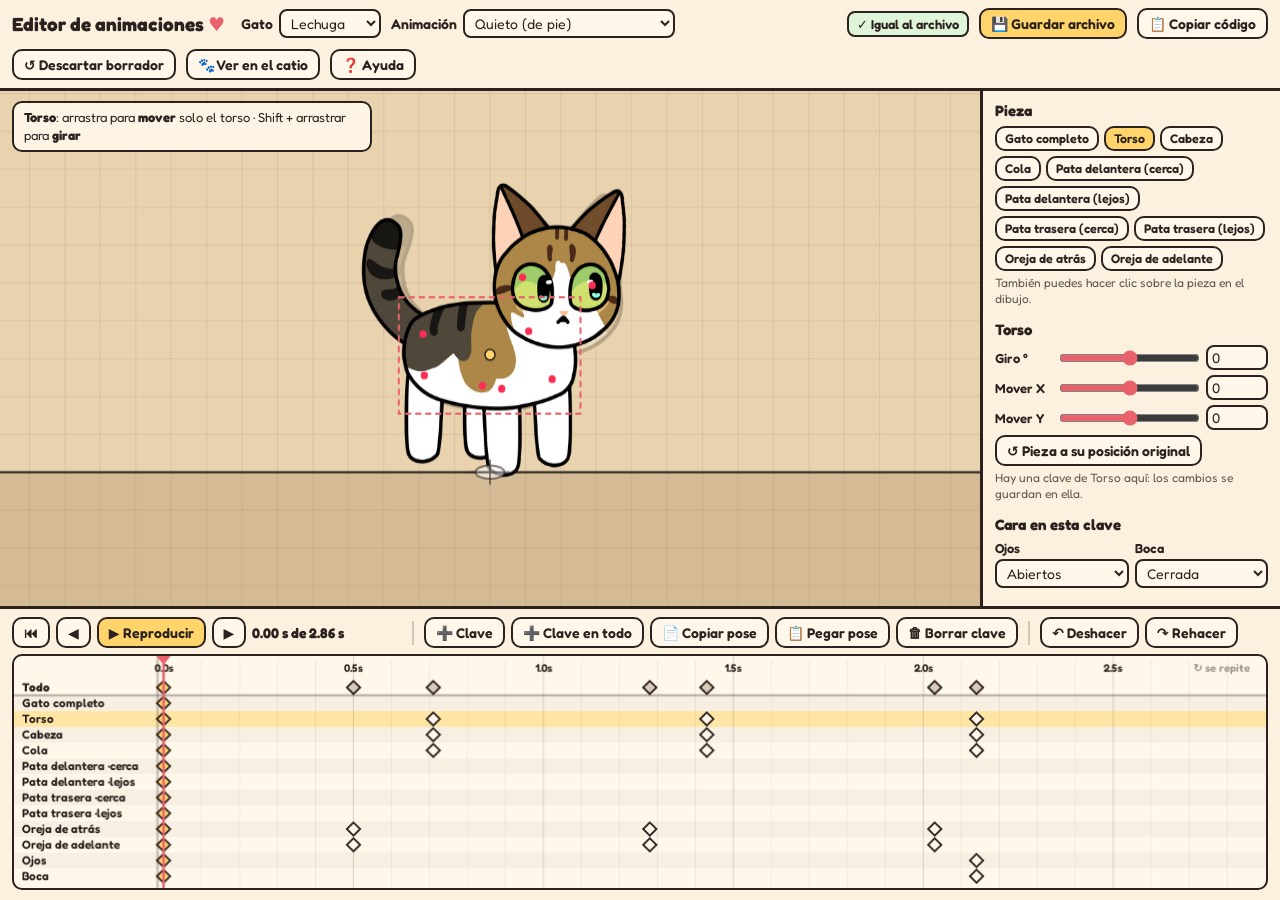
<file: editor.html>
<!DOCTYPE html>
<html lang="es">
<head>
<meta charset="UTF-8">
<meta name="viewport" content="width=device-width, initial-scale=1.0">
<title>Amour House · Editor de animaciones</title>
<link rel="preconnect" href="https://fonts.googleapis.com">
<link href="https://fonts.googleapis.com/css2?family=Fredoka:wght@400;500;600;700&display=swap" rel="stylesheet">
<style>
  :root{ --ink:#2b211e; --paper:#fbf1de; --paper2:#fff8ea; --gold:#ffd56b; --red:#e8616b; --bg:#e9d3ae; }
  *{box-sizing:border-box;margin:0;padding:0}
  html,body{height:100%;font-family:'Fredoka',system-ui,sans-serif;color:var(--ink);background:var(--bg);overflow:hidden;-webkit-user-select:none;user-select:none}
  body{display:grid;grid-template-rows:auto 1fr auto;height:100vh}
  button,select,input{font-family:inherit;font-size:14px;color:var(--ink)}
  button{background:var(--paper2);border:2.5px solid var(--ink);border-radius:10px;padding:5px 10px;cursor:pointer;font-weight:600;white-space:nowrap}
  button:hover{background:#fff}
  button:active{transform:translateY(1px)}
  button.prim{background:var(--gold)}
  select,input[type=number]{background:var(--paper2);border:2px solid var(--ink);border-radius:8px;padding:3px 6px}

  header{display:flex;align-items:center;gap:10px;padding:8px 12px;background:var(--paper);border-bottom:3px solid var(--ink);flex-wrap:wrap}
  header h1{font-size:19px;margin-right:6px}
  header h1 span{color:var(--red)}
  header label{font-size:14px;font-weight:600;display:flex;align-items:center;gap:6px}
  #estado{font-size:13px;font-weight:600;padding:3px 8px;border-radius:8px;border:2px solid var(--ink);background:#fff}
  #estado.sucio{background:#ffe0e0}
  #estado.ok{background:#dff5d8}
  .grow{flex:1}

  main{display:grid;grid-template-columns:1fr 300px;min-height:0}
  #vista{position:relative;min-height:0;overflow:hidden}
  #cv{display:block;width:100%;height:100%;cursor:grab}
  #cv.arrastrando{cursor:grabbing}
  #info{position:absolute;left:12px;top:10px;background:rgba(255,248,234,.92);border:2px solid var(--ink);border-radius:10px;padding:6px 10px;font-size:13px;line-height:1.35;max-width:360px;pointer-events:none}
  #info b{font-weight:700}

  aside{background:var(--paper);border-left:3px solid var(--ink);overflow:auto;padding:10px 12px}
  aside section{margin-bottom:14px}
  aside h3{font-size:15px;margin-bottom:6px}
  #listaPiezas{display:flex;flex-wrap:wrap;gap:5px}
  #listaPiezas button{font-size:12.5px;padding:3px 8px;border-width:2px}
  #listaPiezas button.sel{background:var(--gold)}
  .fila{display:grid;grid-template-columns:58px 1fr 62px;align-items:center;gap:6px;margin:5px 0;font-size:13px;font-weight:600}
  .fila input[type=range]{width:100%;accent-color:#e8616b}
  .fila input[type=number]{width:62px;padding:2px 4px}
  .fila.oculta{display:none}
  .nota{font-size:12px;opacity:.75;line-height:1.3;margin-top:4px}
  .chk{display:flex;align-items:center;gap:6px;font-size:13px;font-weight:600;margin:4px 0}
  .dos{display:grid;grid-template-columns:1fr 1fr;gap:6px}
  .dos label{font-size:13px;font-weight:600;display:flex;flex-direction:column;gap:3px}

  footer{background:var(--paper);border-top:3px solid var(--ink);padding:8px 12px 10px}
  .barra{display:flex;align-items:center;gap:6px;margin-bottom:6px;flex-wrap:wrap}
  .barra .sep{width:2px;height:24px;background:var(--ink);opacity:.2;margin:0 4px}
  #tiempo{font-weight:700;font-size:14px;min-width:150px}
  #tl{display:block;width:100%;height:236px;background:var(--paper2);border:2.5px solid var(--ink);border-radius:10px;cursor:pointer}

  #ayuda{position:fixed;inset:0;background:rgba(43,33,30,.45);display:flex;align-items:center;justify-content:center;z-index:10}
  #ayuda[hidden]{display:none}
  #ayuda .caja{background:var(--paper);border:3px solid var(--ink);border-radius:16px;box-shadow:5px 5px 0 var(--ink);padding:18px 22px;max-width:640px;max-height:85vh;overflow:auto;font-size:14.5px;line-height:1.45}
  #ayuda h2{margin-bottom:8px}
  #ayuda h4{margin:12px 0 4px}
  #ayuda kbd{background:#fff;border:1.5px solid var(--ink);border-radius:5px;padding:0 5px;font-size:12.5px}
  #ayuda ul{padding-left:20px}
  #toast{position:fixed;left:50%;bottom:130px;transform:translateX(-50%);background:var(--ink);color:#fff;padding:8px 14px;border-radius:10px;font-weight:600;font-size:14px;opacity:0;transition:opacity .25s;pointer-events:none;z-index:11}
  #toast.on{opacity:1}
</style>
</head>
<body>

<header>
  <h1>Editor de animaciones <span>♥</span></h1>
  <label>Gato <select id="selGato"></select></label>
  <label>Animación <select id="selAnim"></select></label>
  <span class="grow"></span>
  <span id="estado">✓ Sin cambios</span>
  <button id="btnGuardar" class="prim" title="Guarda js/animaciones.js (lo que usa el catio)">💾 Guardar archivo</button>
  <button id="btnCopiar" title="Copia el contenido de animaciones.js">📋 Copiar código</button>
  <button id="btnDescartar" title="Borra el borrador y vuelve a lo que dice js/animaciones.js">↺ Descartar borrador</button>
  <button id="btnCatio" title="Abre el catio en otra pestaña (usa el borrador en vivo)">🐾 Ver en el catio</button>
  <button id="btnAyuda">❓ Ayuda</button>
</header>

<main>
  <div id="vista">
    <canvas id="cv"></canvas>
    <div id="info"></div>
  </div>
  <aside>
    <section>
      <h3>Pieza</h3>
      <div id="listaPiezas"></div>
      <p class="nota">También puedes hacer clic sobre la pieza en el dibujo.</p>
    </section>
    <section>
      <h3 id="tituloPieza">Torso</h3>
      <div class="fila" id="fRot"><span>Giro °</span><input type="range" id="rRot" min="-180" max="180" step="0.5"><input type="number" id="nRot" step="0.5"></div>
      <div class="fila" id="fX"><span>Mover X</span><input type="range" id="rX" min="-40" max="40" step="0.1"><input type="number" id="nX" step="0.1"></div>
      <div class="fila" id="fY"><span>Mover Y</span><input type="range" id="rY" min="-40" max="40" step="0.1"><input type="number" id="nY" step="0.1"></div>
      <div class="fila" id="fEsc"><span>Largo</span><input type="range" id="rEsc" min="0.4" max="1.6" step="0.01"><input type="number" id="nEsc" step="0.01"></div>
      <button id="btnResetPieza">↺ Pieza a su posición original</button>
      <p class="nota" id="notaClave"></p>
    </section>
    <section>
      <h3>Cara en esta clave</h3>
      <div class="dos">
        <label>Ojos <select id="selOjos"><option value="abiertos">Abiertos</option><option value="cerrados">Cerrados</option></select></label>
        <label>Boca <select id="selBoca"><option value="cerrada">Cerrada</option><option value="abierta">Abierta</option></select></label>
      </div>
    </section>
    <section>
      <h3>Animación</h3>
      <div class="dos">
        <label>Duración (s) <input type="number" id="nDur" min="0.1" max="20" step="0.05"></label>
        <label>&nbsp;<span class="chk"><input type="checkbox" id="chkLoop"> Se repite</span></label>
      </div>
      <p class="nota">Al cambiar la duración, las claves se estiran o encogen junto con ella.</p>
    </section>
    <section>
      <h3>Ver</h3>
      <label class="chk"><input type="checkbox" id="chkCebolla" checked> Papel cebolla (clave anterior y siguiente)</label>
      <label class="chk"><input type="checkbox" id="chkPuntos" checked> Puntos de unión</label>
      <label class="chk"><input type="checkbox" id="chkVoltear"> Mirar a la izquierda</label>
      <div class="dos" style="margin-top:6px">
        <label>Velocidad <select id="selVel"><option value="0.25">0.25×</option><option value="0.5">0.5×</option><option value="1" selected>1×</option><option value="2">2×</option></select></label>
        <label>Zoom <input type="range" id="rZoom" min="1" max="12" step="0.1"></label>
      </div>
    </section>
  </aside>
</main>

<footer>
  <div class="barra">
    <button id="btnInicio" title="Ir al inicio">⏮</button>
    <button id="btnAnt" title="Clave anterior (←)">◀</button>
    <button id="btnPlay" class="prim" title="Reproducir / pausar (Espacio)">▶ Reproducir</button>
    <button id="btnSig" title="Clave siguiente (→)">▶</button>
    <span id="tiempo">0.00 s</span>
    <span class="sep"></span>
    <button id="btnClave" title="Agregar clave a la pieza elegida (K)">➕ Clave</button>
    <button id="btnClaveTodo" title="Agregar clave a todas las piezas (Shift+K)">➕ Clave en todo</button>
    <button id="btnCopiarPose" title="Copiar la pose actual (C)">📄 Copiar pose</button>
    <button id="btnPegarPose" title="Pegar la pose copiada aquí (V)">📋 Pegar pose</button>
    <button id="btnBorrarClave" title="Borrar la clave de la pieza elegida aquí (Supr)">🗑 Borrar clave</button>
    <span class="sep"></span>
    <button id="btnDeshacer" title="Deshacer (Ctrl+Z)">↶ Deshacer</button>
    <button id="btnRehacer" title="Rehacer (Ctrl+Y)">↷ Rehacer</button>
  </div>
  <canvas id="tl"></canvas>
</footer>

<div id="ayuda" hidden>
  <div class="caja">
    <h2>Cómo animar</h2>
    <p>Cada animación es una lista de <b>poses clave</b> en el tiempo (los rombos de abajo). Entre una clave y otra, el movimiento se calcula solo.</p>
    <h4>Mover las piezas</h4>
    <ul>
      <li><b>Clic y arrastrar</b> una pieza: la <b>gira</b> desde su punto de unión (punto rojo).</li>
      <li><b>Torso:</b> arrastrar lo <b>mueve</b> (solo el torso); con <kbd>Shift</kbd> lo gira.</li>
      <li><b>Gato completo:</b> la <b>mira</b> en el suelo bajo el gato. Arrastrarla mueve <b>todo</b> el gato; con <kbd>Shift</kbd> lo gira entero. En el catio no se ve.</li>
      <li><b>Cabeza:</b> arrastrar la gira; con <kbd>Shift</kbd> la mueve.</li>
      <li><b>Patas:</b> arrastrar las gira; con <kbd>Shift</kbd> las estira o encoge.</li>
      <li>También puedes usar los controles de la derecha para valores exactos.</li>
    </ul>
    <h4>Claves y tiempo</h4>
    <ul>
      <li>Cada pieza tiene <b>su propia fila</b> de claves. Al mover una pieza solo se crea o cambia la clave <b>de esa pieza</b>.</li>
      <li>Clic en el nombre de una fila para elegir esa pieza; clic dentro de la fila para ir a ese momento.</li>
      <li><b>Arrastra un rombo</b> para cambiar cuándo pasa esa clave (solo esa pieza).</li>
      <li>La fila <b>Todo</b> junta las claves de todas las piezas: arrastrar uno de sus rombos mueve todas las claves de ese momento, y <b>➕ Clave en todo</b> crea una clave en cada pieza.</li>
      <li>Para que una animación que se repite quede pareja, la primera y la última clave deben ser parecidas: usa <b>Copiar pose</b> y <b>Pegar pose</b> (pegar pone claves en todas las piezas).</li>
      <li>Atajos: <kbd>Espacio</kbd> reproducir, <kbd>←</kbd>/<kbd>→</kbd> clave anterior/siguiente de la fila elegida, <kbd>K</kbd> clave en la pieza, <kbd>Shift+K</kbd> clave en todo, <kbd>C</kbd>/<kbd>V</kbd> copiar/pegar pose, <kbd>Supr</kbd> borrar clave, <kbd>Ctrl+Z</kbd>/<kbd>Ctrl+Y</kbd> deshacer/rehacer, <kbd>Ctrl+S</kbd> guardar.</li>
    </ul>
    <h4>Guardar</h4>
    <ul>
      <li>Todo lo que haces se guarda solo como <b>borrador</b> en este computador. Si tienes el catio abierto en otra pestaña, se actualiza <b>en vivo</b>.</li>
      <li><b>💾 Guardar archivo</b> escribe <code>js/animaciones.js</code>. La primera vez te pide dónde: elige la carpeta <b>AmourHouse → js → animaciones.js</b> y reemplázalo. Ese archivo es el que se sube con la página.</li>
      <li>Si tu navegador no permite elegir dónde guardar, se descarga el archivo: muévelo a <code>AmourHouse/js/</code> reemplazando el anterior.</li>
      <li><b>↺ Descartar borrador</b> vuelve a lo que dice el archivo.</li>
    </ul>
    <h4>Qué animación usa el gato en el catio</h4>
    <p>Caminar al pasear, Correr al perseguir o jugar, Comer en los platos, Dormir y Echado en sus siestas, Sentado al descansar, Feliz cuando lo acarician, Maullar al hablar, Agacharse antes de saltar, Saltar en el aire, Brinco al asustarse, Manotazo con la pelota, Estirarse y Acicalarse de vez en cuando.</p>
    <p style="margin-top:12px;text-align:right"><button id="btnCerrarAyuda" class="prim">Entendido</button></p>
  </div>
</div>
<div id="toast"></div>

<script src="js/partes-gatos.js"></script>
<script src="js/animaciones.js"></script>
<script src="js/rig.js"></script>
<script>
'use strict';
/* =========================================================
   EDITOR DE ANIMACIONES
   Usa las mismas piezas (js/partes-gatos.js) y el mismo dibujo
   (js/rig.js) que el catio, así que lo que ves aquí es lo que
   se ve en el juego. Cada pieza tiene su propia pista de claves.
   ========================================================= */
const CLAVE_BORRADOR = 'amourhouse_animaciones_borrador';
const $ = id => document.getElementById(id);
const clonar = o => JSON.parse(JSON.stringify(o));
const r1 = v => Math.round(v*10)/10, r2 = v => Math.round(v*100)/100;
const ORDEN_CLIC = ['cabeza','orejaB','orejaA','pataDC','pataTC','cuerpo','pataTL','pataDL','cola'];
const FILAS = [['todo','Todo']].concat(PIEZAS_ANIM, [['ojos','Ojos'], ['boca','Boca']]);
const NOMBRE = Object.fromEntries(FILAS);
const EPS = .004;

/* ---------- estado ---------- */
let A = null, desdeBorrador = false;
try{ const txt = localStorage.getItem(CLAVE_BORRADOR); if(txt){ A = JSON.parse(txt); desdeBorrador = true; } }catch(e){}
if(!A) A = clonar(typeof ANIMACIONES !== 'undefined' ? ANIMACIONES : {});
function prepararDatos(){
  normalizarTodas(A);
  for(const [k] of ANIM_INFO){
    if(!A[k]) A[k] = { duracion:1, loop:true, pistas:{} };
    for(const p of PISTAS) if(!A[k].pistas[p]) A[k].pistas[p] = [];
  }
}
prepararDatos();

let cur = 'quieto', t = 0, playing = false, sel = 'cuerpo', vel = 1, zoom = 4;
let cebolla = true, puntos = true, voltear = false;
let sp = null, ultimo = null;
let undoPila = [], redoPila = [], poseCopiada = null, sucio = false;

const anim = () => A[cur];
const pista = k => anim().pistas[k];
const cv = $('cv'), g = cv.getContext('2d'), tl = $('tl'), gt = tl.getContext('2d');
let DPR = 1, VW = 0, VH = 0, TW = 0, TH = 0;

/* ---------- claves ---------- */
const pistasDe = k => k === 'todo' ? PISTAS : [k];
function claveEn(k, tt){ const ks = pista(k); for(let i=0;i<ks.length;i++) if(Math.abs(ks[i].t - tt) < EPS) return i; return -1; }
function hayClaveEn(fila, tt){ return pistasDe(fila).some(k => claveEn(k, tt) >= 0); }
function tiemposDe(fila){
  const out = [];
  for(const k of pistasDe(fila)) for(const c of pista(k)) if(!out.some(x => Math.abs(x - c.t) < EPS)) out.push(c.t);
  return out.sort((a,b) => a - b);
}
function poseAhora(){ return muestrear(anim(), t); }
function valorAhora(k){ const p = poseAhora()[k]; return typeof p === 'object' ? Object.assign({}, p) : p; }
function ordenar(k){ pista(k).sort((a,b) => a.t - b.t); }
// Devuelve la clave de la pieza k en el tiempo actual (la crea si no existe)
function asegurarClave(k){
  let i = claveEn(k, t);
  if(i < 0){ const c = { t:r2(t), v:valorAhora(k) }; pista(k).push(c); ordenar(k); i = pista(k).indexOf(c); }
  return pista(k)[i];
}
function guardarDeshacer(){ undoPila.push(JSON.stringify(A)); if(undoPila.length > 100) undoPila.shift(); redoPila = []; }
function deshacer(){ if(!undoPila.length) return; redoPila.push(JSON.stringify(A)); A = JSON.parse(undoPila.pop()); cambio(); aviso('Deshecho'); }
function rehacer(){ if(!redoPila.length) return; undoPila.push(JSON.stringify(A)); A = JSON.parse(redoPila.pop()); cambio(); aviso('Rehecho'); }

function cambio(){
  sucio = true;
  try{ localStorage.setItem(CLAVE_BORRADOR, JSON.stringify(A)); }catch(e){}
  if(t > anim().duracion) t = anim().duracion;
  actualizarPanel();
}
function estado(){
  const e = $('estado');
  if(sucio){ e.textContent = '● Cambios sin guardar en el archivo'; e.className = 'sucio'; }
  else if(desdeBorrador){ e.textContent = '✏️ Borrador cargado (sin guardar en el archivo)'; e.className = 'sucio'; }
  else { e.textContent = '✓ Igual al archivo'; e.className = 'ok'; }
}
let toastT = 0;
function aviso(txt){ const el = $('toast'); el.textContent = txt; el.classList.add('on'); clearTimeout(toastT); toastT = setTimeout(() => el.classList.remove('on'), 1600); }

/* ---------- panel ---------- */
function llenarSelects(){
  const sg = $('selGato'); sg.innerHTML = '';
  for(const n of Object.keys(PIEZAS_GATOS)) sg.add(new Option(n, n));
  const sa = $('selAnim'); sa.innerHTML = '';
  for(const [k, nom] of ANIM_INFO) sa.add(new Option(nom, k));
  sa.value = cur;
  const lp = $('listaPiezas'); lp.innerHTML = '';
  for(const [k, nom] of PIEZAS_ANIM){ const b = document.createElement('button'); b.textContent = nom; b.dataset.k = k; b.onclick = () => { sel = k; actualizarPanel(); }; lp.appendChild(b); }
}
const esPieza = k => PIEZAS_ANIM.some(p => p[0] === k);
function actualizarPanel(){
  document.querySelectorAll('#listaPiezas button').forEach(b => b.classList.toggle('sel', b.dataset.k === sel));
  $('tituloPieza').textContent = NOMBRE[sel];
  const pieza = esPieza(sel);
  const tieneXY = ['raiz','cuerpo','cabeza'].includes(sel), esPata = sel.startsWith('pata');
  $('fRot').classList.toggle('oculta', !pieza);
  $('fX').classList.toggle('oculta', !tieneXY); $('fY').classList.toggle('oculta', !tieneXY); $('fEsc').classList.toggle('oculta', !esPata);
  $('btnResetPieza').style.display = pieza ? '' : 'none';
  const p = poseAhora();
  const pon = (r, n, val) => { if(document.activeElement !== $(n)) $(n).value = val; $(r).value = val; };
  if(pieza){
    const v = p[sel];
    pon('rRot', 'nRot', r1(v.rot));
    if(tieneXY){ pon('rX', 'nX', r1(v.x)); pon('rY', 'nY', r1(v.y)); }
    if(esPata) pon('rEsc', 'nEsc', r2(v.esc));
  }
  $('selOjos').value = p.ojos; $('selBoca').value = p.boca;
  if(document.activeElement !== $('nDur')) $('nDur').value = anim().duracion;
  $('chkLoop').checked = !!anim().loop;
  const enClave = hayClaveEn(sel, t);
  $('notaClave').textContent = sel === 'todo'
    ? 'Fila "Todo": elige una pieza para moverla. Aquí puedes crear o borrar claves de todas las piezas a la vez.'
    : enClave ? `Hay una clave de ${NOMBRE[sel]} aquí: los cambios se guardan en ella.`
              : `No hay clave de ${NOMBRE[sel]} aquí: al cambiarla se crea una (solo para esta pieza).`;
  $('btnBorrarClave').disabled = !enClave;
  $('btnPlay').textContent = playing ? '⏸ Pausa' : '▶ Reproducir';
  estado();
}
function cambiarValor(campo, val){
  if(!esPieza(sel)) return;
  guardarDeshacer();
  const c = asegurarClave(sel);
  c.v = Object.assign({}, poseBase()[sel], c.v); c.v[campo] = val;
  cambio();
}
function enlazar(r, n, campo, redondeo){
  const f = el => { const v = parseFloat(el.value); if(!isNaN(v)) cambiarValor(campo, redondeo(v)); };
  $(r).addEventListener('input', e => f(e.target));
  $(n).addEventListener('change', e => f(e.target));
}
enlazar('rRot', 'nRot', 'rot', r1); enlazar('rX', 'nX', 'x', r1); enlazar('rY', 'nY', 'y', r1); enlazar('rEsc', 'nEsc', 'esc', r2);
$('btnResetPieza').onclick = () => { if(!esPieza(sel)) return; guardarDeshacer(); asegurarClave(sel).v = clonar(poseBase()[sel]); cambio(); };
const cara = (k, val) => { guardarDeshacer(); asegurarClave(k).v = val; cambio(); };
$('selOjos').onchange = e => cara('ojos', e.target.value);
$('selBoca').onchange = e => cara('boca', e.target.value);
$('nDur').onchange = e => {
  const nd = Math.max(.1, parseFloat(e.target.value) || 1), f = nd/anim().duracion;
  guardarDeshacer();
  for(const k of PISTAS) pista(k).forEach(c => c.t = r2(c.t*f));
  anim().duracion = r2(nd); t *= f; cambio();
};
$('chkLoop').onchange = e => { guardarDeshacer(); anim().loop = e.target.checked; cambio(); };
$('selAnim').onchange = e => { cur = e.target.value; t = 0; playing = false; actualizarPanel(); };
$('selGato').onchange = e => cargarGato(e.target.value);
$('chkCebolla').onchange = e => cebolla = e.target.checked;
$('chkPuntos').onchange = e => puntos = e.target.checked;
$('chkVoltear').onchange = e => voltear = e.target.checked;
$('selVel').onchange = e => vel = parseFloat(e.target.value);
$('rZoom').oninput = e => zoom = parseFloat(e.target.value);

/* ---------- reproducción y botones de claves ---------- */
function irA(tt){ t = Math.max(0, Math.min(anim().duracion, tt)); actualizarPanel(); }
$('btnPlay').onclick = () => { playing = !playing; if(playing && !anim().loop && t >= anim().duracion) t = 0; actualizarPanel(); };
$('btnInicio').onclick = () => { playing = false; irA(0); };
function claveVecina(dir){
  playing = false;
  const ts = tiemposDe(sel); if(!ts.length) return;
  if(dir > 0){ const x = ts.find(x => x > t + EPS); irA(x !== undefined ? x : ts[0]); }
  else { const x = [...ts].reverse().find(x => x < t - EPS); irA(x !== undefined ? x : ts[ts.length-1]); }
}
$('btnAnt').onclick = () => claveVecina(-1);
$('btnSig').onclick = () => claveVecina(1);
function agregarClave(fila){
  const ks = pistasDe(fila).filter(k => claveEn(k, t) < 0);
  if(!ks.length){ aviso('Ya hay clave aquí'); return; }
  guardarDeshacer(); ks.forEach(asegurarClave); cambio();
  aviso(fila === 'todo' ? 'Clave agregada en todas las piezas' : 'Clave agregada: ' + NOMBRE[fila]);
}
$('btnClave').onclick = () => agregarClave(sel);
$('btnClaveTodo').onclick = () => agregarClave('todo');
$('btnCopiarPose').onclick = () => { poseCopiada = clonar(poseAhora()); aviso('Pose copiada'); };
$('btnPegarPose').onclick = () => {
  if(!poseCopiada){ aviso('Primero copia una pose'); return; }
  guardarDeshacer();
  for(const k of PISTAS) asegurarClave(k).v = clonar(poseCopiada[k]);
  cambio(); aviso('Pose pegada en todas las piezas');
};
$('btnBorrarClave').onclick = borrarClave;
function borrarClave(){
  const ks = pistasDe(sel).filter(k => claveEn(k, t) >= 0);
  if(!ks.length) return;
  guardarDeshacer(); ks.forEach(k => pista(k).splice(claveEn(k, t), 1)); cambio();
  aviso(sel === 'todo' ? 'Claves borradas en todas las piezas' : 'Clave borrada: ' + NOMBRE[sel]);
}
$('btnDeshacer').onclick = deshacer; $('btnRehacer').onclick = rehacer;

/* ---------- guardar ---------- */
function textoArchivo(){
  const L = ["'use strict';", '/* =========================================================', '   ANIMACIONES DE LOS GATOS',
    '   Este archivo lo genera el editor (editor.html → "Guardar archivo").',
    '   Cada animación: duracion (segundos), loop (se repite o no) y',
    '   pistas: una por pieza, con sus claves { t: segundos, v: valor }.',
    '   Giros en grados. "raiz" es el gato completo.',
    '   ========================================================= */', 'const ANIMACIONES = {'];
  const nombres = Object.keys(A);
  nombres.forEach((n, ni) => {
    const a = A[n];
    L.push(`  ${JSON.stringify(n)}: { "duracion": ${a.duracion}, "loop": ${!!a.loop}, "pistas": {`);
    const ps = PISTAS.filter(k => a.pistas[k] && a.pistas[k].length);
    ps.forEach((k, i) => L.push(`    ${JSON.stringify(k)}: ${JSON.stringify(a.pistas[k])}${i < ps.length-1 ? ',' : ''}`));
    L.push(`  }}${ni < nombres.length-1 ? ',' : ''}`);
  });
  L.push('};');
  return L.join('\n') + '\n';
}
let archivo = null;
$('btnGuardar').onclick = async () => {
  const txt = textoArchivo();
  if(window.showSaveFilePicker){
    try{
      if(!archivo) archivo = await window.showSaveFilePicker({ suggestedName:'animaciones.js', types:[{ description:'JavaScript', accept:{ 'text/javascript':['.js'] } }] });
      const w = await archivo.createWritable(); await w.write(txt); await w.close();
      sucio = false; desdeBorrador = false; estado(); aviso('Guardado en ' + archivo.name + ' ✓');
      return;
    }catch(e){ if(e.name === 'AbortError') return; archivo = null; }
  }
  const a = document.createElement('a');
  a.href = URL.createObjectURL(new Blob([txt], { type:'text/javascript' })); a.download = 'animaciones.js'; a.click();
  sucio = false; desdeBorrador = false; estado();
  aviso('Descargado: muévelo a AmourHouse/js/ reemplazando el anterior');
};
$('btnCopiar').onclick = async () => {
  try{ await navigator.clipboard.writeText(textoArchivo()); aviso('Código copiado'); }
  catch(e){ aviso('No se pudo copiar'); }
};
$('btnDescartar').onclick = () => {
  if(!confirm('¿Descartar el borrador y volver a lo que dice js/animaciones.js?\n(Si guardaste el archivo hace poco, recarga la página después.)')) return;
  localStorage.removeItem(CLAVE_BORRADOR);
  A = clonar(typeof ANIMACIONES !== 'undefined' ? ANIMACIONES : {}); prepararDatos();
  undoPila = []; redoPila = []; sucio = false; desdeBorrador = false; t = 0; actualizarPanel(); aviso('Borrador descartado');
};
$('btnCatio').onclick = () => window.open('index.html', '_blank');
$('btnAyuda').onclick = () => $('ayuda').hidden = false;
$('btnCerrarAyuda').onclick = () => $('ayuda').hidden = true;
$('ayuda').onclick = e => { if(e.target.id === 'ayuda') $('ayuda').hidden = true; };

/* ---------- vista del gato ---------- */
function origen(){ return [VW*.5, VH*.74]; }
function aLocal(mx, my){ const [ox, oy] = origen(); return [(mx - ox)/(zoom*(voltear ? -1 : 1)), (my - oy)/zoom]; }

function dibujarMira(p, activa){
  const r = 9/zoom;
  g.save(); g.translate(p[0], p[1]);
  g.lineWidth = 2/zoom; g.strokeStyle = activa ? '#e8616b' : 'rgba(43,33,30,.55)'; g.fillStyle = activa ? 'rgba(255,213,107,.85)' : 'rgba(255,255,255,.6)';
  g.beginPath(); g.ellipse(0, 0, r*1.6, r*.7, 0, 0, Math.PI*2); g.fill(); g.stroke();
  g.beginPath(); g.moveTo(-r*2.2, 0); g.lineTo(r*2.2, 0); g.moveTo(0, -r*1.3); g.lineTo(0, r*1.3); g.stroke();
  g.restore();
}
function dibujarVista(){
  g.setTransform(DPR, 0, 0, DPR, 0, 0);
  g.clearRect(0, 0, VW, VH);
  const [ox, oy] = origen();
  g.save(); g.translate(ox, oy);
  g.strokeStyle = 'rgba(43,33,30,.08)'; g.lineWidth = 1;
  const paso = 10*zoom;
  for(let x = -Math.ceil(ox/paso)*paso; x < VW - ox; x += paso){ g.beginPath(); g.moveTo(x, -oy); g.lineTo(x, VH - oy); g.stroke(); }
  for(let y = -Math.ceil(oy/paso)*paso; y < VH - oy; y += paso){ g.beginPath(); g.moveTo(-ox, y); g.lineTo(VW - ox, y); g.stroke(); }
  g.fillStyle = 'rgba(120,80,40,.18)'; g.fillRect(-ox, 0, VW, VH - oy);
  g.strokeStyle = '#2b211e'; g.lineWidth = 2; g.beginPath(); g.moveTo(-ox, 0); g.lineTo(VW - ox, 0); g.stroke();
  g.restore();
  if(!sp || !sp.ready){ g.fillStyle = '#2b211e'; g.font = '600 16px Fredoka, sans-serif'; g.fillText(sp && sp.failed ? 'No se pudieron cargar las piezas de este gato.' : 'Cargando piezas…', 20, 60); return; }

  g.save(); g.translate(ox, oy); g.scale(zoom*(voltear ? -1 : 1), zoom);
  if(cebolla && !playing){
    const ts = tiemposDe(sel === 'todo' || !esPieza(sel) ? 'todo' : sel);
    const ant = [...ts].reverse().find(x => x < t - EPS), sig = ts.find(x => x > t + EPS);
    if(ant !== undefined) rigDibujar(g, sp, muestrear(anim(), ant), { alpha:.22 });
    if(sig !== undefined) rigDibujar(g, sp, muestrear(anim(), sig), { alpha:.22 });
  }
  ultimo = rigDibujar(g, sp, poseAhora(), { puntos, radioPunto: 3/zoom*1.2 });
  dibujarMira(ultimo.piv.raiz, sel === 'raiz');
  const m = ultimo.M[sel];
  if(m){
    g.save(); g.transform(m.m.a, m.m.b, m.m.c, m.m.d, m.m.e, m.m.f);
    const esc = Math.hypot(m.m.a, m.m.b)*zoom;
    g.setLineDash([6/esc, 4/esc]); g.strokeStyle = '#e8616b'; g.lineWidth = 2/esc; g.strokeRect(0, 0, m.w, m.h);
    g.restore();
    const p = ultimo.piv[sel];
    if(p){ g.fillStyle = '#ffd56b'; g.strokeStyle = '#2b211e'; g.lineWidth = 1.5/zoom; g.beginPath(); g.arc(p[0], p[1], 5/zoom, 0, Math.PI*2); g.fill(); g.stroke(); }
  }
  if(sel === 'raiz'){ const p = ultimo.piv.raizCentro; g.fillStyle = '#ffd56b'; g.strokeStyle = '#2b211e'; g.lineWidth = 1.5/zoom; g.beginPath(); g.arc(p[0], p[1], 5/zoom, 0, Math.PI*2); g.fill(); g.stroke(); }
  g.restore();

  const ayudaDrag = {
    raiz:'arrastra la <b>mira</b> para mover <b>todo el gato</b> · Shift + arrastrar para girarlo entero',
    cuerpo:'arrastra para <b>mover</b> solo el torso · Shift + arrastrar para <b>girar</b>',
    cabeza:'arrastra para <b>girar</b> · Shift + arrastrar para <b>mover</b>',
    todo:'elige una pieza haciendo clic sobre ella o en su fila de abajo', ojos:'cambia los ojos en el panel de la derecha', boca:'cambia la boca en el panel de la derecha'
  };
  const txt = ayudaDrag[sel] || (sel.startsWith('pata') ? 'arrastra para <b>girar</b> · Shift + arrastrar para <b>estirar</b>' : 'arrastra para <b>girar</b>');
  $('info').innerHTML = `<b>${NOMBRE[sel]}</b>: ${txt}`;
}

/* clic y arrastre sobre el gato */
let drag = null;
function piezaEn(mx, my){
  if(!ultimo) return null;
  const [lx, ly] = aLocal(mx, my);
  const pr = ultimo.piv.raiz;
  if(Math.abs(lx - pr[0])*zoom < 20 && Math.abs(ly - pr[1])*zoom < 12) return 'raiz';
  for(const k of ORDEN_CLIC){
    const m = ultimo.M[k]; if(!m) continue;
    const p = m.m.inverse().transformPoint(new DOMPoint(lx, ly));
    // área de clic ovalada dentro de la imagen (sigue mejor la forma de la pieza)
    const ex = (p.x - m.w/2)/(m.w/2), ey = (p.y - m.h/2)/(m.h/2);
    if(ex*ex + ey*ey <= 1) return k;
  }
  return null;
}
cv.addEventListener('pointerdown', e => {
  const r = cv.getBoundingClientRect(), mx = e.clientX - r.left, my = e.clientY - r.top;
  const k = piezaEn(mx, my);
  if(!k) return;
  sel = k; playing = false;
  guardarDeshacer();
  const clave = asegurarClave(k);
  clave.v = Object.assign({}, poseBase()[k], clave.v);
  dibujarVista();
  let modo = 'rot';
  if(k === 'cuerpo' || k === 'raiz') modo = e.shiftKey ? 'rot' : 'mover';
  else if(k === 'cabeza') modo = e.shiftKey ? 'mover' : 'rot';
  else if(k.startsWith('pata') && e.shiftKey) modo = 'esc';
  const piv = k === 'raiz' ? ultimo.piv.raizCentro : ultimo.piv[k];
  drag = { modo, k, clave, inicio:aLocal(mx, my), piv:piv.slice(), val:clonar(clave.v), rotRaiz: poseAhora().raiz.rot };
  cv.setPointerCapture(e.pointerId); cv.classList.add('arrastrando');
  actualizarPanel();
});
cv.addEventListener('pointermove', e => {
  const r = cv.getBoundingClientRect(), mx = e.clientX - r.left, my = e.clientY - r.top;
  if(!drag){ cv.style.cursor = piezaEn(mx, my) ? 'pointer' : 'default'; return; }
  const [lx, ly] = aLocal(mx, my), d = drag, v = d.clave.v;
  if(d.modo === 'mover'){
    let dx = lx - d.inicio[0], dy = ly - d.inicio[1];
    if(d.k !== 'raiz' && d.rotRaiz){ const a = -d.rotRaiz*RAD, c = Math.cos(a), s = Math.sin(a); [dx, dy] = [dx*c - dy*s, dx*s + dy*c]; }
    v.x = r1(d.val.x + dx); v.y = r1(d.val.y + dy);
  } else if(d.modo === 'rot'){
    const a0 = Math.atan2(d.inicio[1] - d.piv[1], d.inicio[0] - d.piv[0]), a1 = Math.atan2(ly - d.piv[1], lx - d.piv[0]);
    let da = (a1 - a0)/RAD; while(da > 180) da -= 360; while(da < -180) da += 360;
    v.rot = Math.round((d.val.rot + da)*2)/2;
  } else if(d.modo === 'esc'){
    const d0 = Math.hypot(d.inicio[0] - d.piv[0], d.inicio[1] - d.piv[1]) || 1, d1 = Math.hypot(lx - d.piv[0], ly - d.piv[1]);
    v.esc = r2(Math.max(.4, Math.min(1.6, d.val.esc*d1/d0)));
  }
  actualizarPanel();
});
const soltar = () => { if(!drag) return; drag = null; cv.classList.remove('arrastrando'); cambio(); };
cv.addEventListener('pointerup', soltar);
cv.addEventListener('pointercancel', soltar);
cv.addEventListener('wheel', e => { e.preventDefault(); zoom = Math.max(1, Math.min(12, zoom*(e.deltaY < 0 ? 1.1 : 1/1.1))); $('rZoom').value = zoom; }, { passive:false });

/* ---------- línea de tiempo (una fila por pieza) ---------- */
const TL_ETQ = 150, TL_DER = 16, TL_REGLA = 24;
const filaAlto = () => (TH - TL_REGLA - 4)/FILAS.length;
const filaY = i => TL_REGLA + i*filaAlto() + filaAlto()/2;
const xDeT = tt => TL_ETQ + tt/anim().duracion*(TW - TL_ETQ - TL_DER);
const tDeX = x => Math.max(0, Math.min(anim().duracion, (x - TL_ETQ)/(TW - TL_ETQ - TL_DER)*anim().duracion));
function dibujarTL(){
  gt.setTransform(DPR, 0, 0, DPR, 0, 0); gt.clearRect(0, 0, TW, TH);
  const dur = anim().duracion, fh = filaAlto();
  // filas
  FILAS.forEach(([k, nom], i) => {
    const y = TL_REGLA + i*fh;
    if(k === sel){ gt.fillStyle = 'rgba(255,213,107,.55)'; gt.fillRect(0, y, TW, fh); }
    else if(i % 2){ gt.fillStyle = 'rgba(43,33,30,.035)'; gt.fillRect(0, y, TW, fh); }
    gt.fillStyle = '#2b211e'; gt.font = `${k === 'todo' ? 700 : 600} 12px Fredoka, sans-serif`; gt.textAlign = 'left'; gt.textBaseline = 'middle';
    gt.fillText(nom.replace(' (cerca)', ' ·cerca').replace(' (lejos)', ' ·lejos'), 8, y + fh/2);
    if(k === 'todo'){ gt.strokeStyle = 'rgba(43,33,30,.3)'; gt.beginPath(); gt.moveTo(0, y + fh); gt.lineTo(TW, y + fh); gt.stroke(); }
  });
  gt.strokeStyle = 'rgba(43,33,30,.25)'; gt.beginPath(); gt.moveTo(TL_ETQ - 6, 0); gt.lineTo(TL_ETQ - 6, TH); gt.stroke();
  // regla
  const paso = dur > 6 ? 1 : dur > 2.5 ? .5 : dur > 1 ? .25 : .1;
  gt.font = '600 11px Fredoka, sans-serif'; gt.textAlign = 'center'; gt.textBaseline = 'alphabetic';
  for(let s = 0; s <= dur + 1e-6; s += paso/5){
    const x = xDeT(s), mayor = Math.abs(s/paso - Math.round(s/paso)) < 1e-4;
    gt.strokeStyle = mayor ? 'rgba(43,33,30,.18)' : 'rgba(43,33,30,.07)'; gt.lineWidth = 1;
    gt.beginPath(); gt.moveTo(x, mayor ? 0 : 4); gt.lineTo(x, TH); gt.stroke();
    if(mayor){ gt.fillStyle = '#2b211e'; gt.fillText(s.toFixed(paso < .25 ? 1 : 2).replace(/0$/, '') + 's', x, 16); }
  }
  // rombos
  FILAS.forEach(([k], i) => {
    const y = filaY(i), s = Math.min(7, fh*.42);
    for(const tt of tiemposDe(k)){
      const x = xDeT(tt), aqui = Math.abs(tt - t) < EPS;
      gt.beginPath(); gt.moveTo(x, y - s); gt.lineTo(x + s, y); gt.lineTo(x, y + s); gt.lineTo(x - s, y); gt.closePath();
      gt.fillStyle = aqui ? '#ffd56b' : k === 'todo' ? '#d9cbb8' : '#fff8ea'; gt.fill();
      gt.strokeStyle = '#2b211e'; gt.lineWidth = 1.8; gt.stroke();
    }
  });
  if(anim().loop){ gt.fillStyle = 'rgba(43,33,30,.45)'; gt.textAlign = 'right'; gt.font = '600 11px Fredoka, sans-serif'; gt.fillText('↻ se repite', TW - TL_DER, 16); }
  // cabezal
  const x = xDeT(t);
  gt.strokeStyle = '#e8616b'; gt.lineWidth = 2.5; gt.beginPath(); gt.moveTo(x, 0); gt.lineTo(x, TH); gt.stroke();
  gt.fillStyle = '#e8616b'; gt.beginPath(); gt.moveTo(x - 7, 0); gt.lineTo(x + 7, 0); gt.lineTo(x, 9); gt.closePath(); gt.fill();
  $('tiempo').textContent = `${t.toFixed(2)} s de ${dur.toFixed(2)} s`;
}
let tlDrag = null;
function filaEn(y){ const i = Math.floor((y - TL_REGLA)/filaAlto()); return i >= 0 && i < FILAS.length ? i : -1; }
tl.addEventListener('pointerdown', e => {
  const r = tl.getBoundingClientRect(), x = e.clientX - r.left, y = e.clientY - r.top;
  playing = false;
  const i = filaEn(y);
  if(i >= 0) sel = FILAS[i][0];
  if(x < TL_ETQ - 6){ actualizarPanel(); return; }     // clic en el nombre: solo elige la fila
  if(i >= 0){
    const k = FILAS[i][0];
    const tt = tiemposDe(k).find(tt => Math.abs(xDeT(tt) - x) < 8);
    if(tt !== undefined){
      guardarDeshacer();
      const claves = pistasDe(k).map(p => pista(p).find(c => Math.abs(c.t - tt) < EPS)).filter(Boolean);
      tlDrag = { tipo:'clave', claves, t0:tt, movida:false }; t = tt;
      tl.setPointerCapture(e.pointerId); actualizarPanel(); return;
    }
  }
  tlDrag = { tipo:'tiempo' }; t = tDeX(x);
  tl.setPointerCapture(e.pointerId); actualizarPanel();
});
tl.addEventListener('pointermove', e => {
  const r = tl.getBoundingClientRect(), x = e.clientX - r.left, y = e.clientY - r.top;
  if(!tlDrag){ tl.style.cursor = x < TL_ETQ - 6 ? 'pointer' : 'col-resize'; return; }
  if(tlDrag.tipo === 'tiempo') t = tDeX(x);
  else { const nt = r2(tDeX(x)); tlDrag.claves.forEach(c => c.t = nt); tlDrag.movida = true; t = nt; }
  actualizarPanel();
});
tl.addEventListener('pointerup', () => {
  if(tlDrag && tlDrag.tipo === 'clave'){
    if(tlDrag.movida){
      for(const k of PISTAS){
        ordenar(k);
        const ks = pista(k);   // evitar dos claves de la misma pieza en el mismo momento
        for(let i=1;i<ks.length;i++) if(ks[i].t - ks[i-1].t < .01) ks[i].t = r2(ks[i-1].t + .01);
      }
      cambio();
    } else undoPila.pop();
  }
  tlDrag = null;
});

/* ---------- teclado ---------- */
window.addEventListener('keydown', e => {
  if(['INPUT','SELECT','TEXTAREA'].includes(document.activeElement.tagName) && e.key !== 'Escape') return;
  if(e.ctrlKey || e.metaKey){
    if(e.key === 'z' || e.key === 'Z'){ e.preventDefault(); e.shiftKey ? rehacer() : deshacer(); }
    if(e.key === 'y' || e.key === 'Y'){ e.preventDefault(); rehacer(); }
    if(e.key === 's' || e.key === 'S'){ e.preventDefault(); $('btnGuardar').click(); }
    return;
  }
  if(e.key === ' '){ e.preventDefault(); $('btnPlay').click(); }
  else if(e.key === 'ArrowLeft') claveVecina(-1);
  else if(e.key === 'ArrowRight') claveVecina(1);
  else if(e.key === 'k' || e.key === 'K') agregarClave(e.shiftKey ? 'todo' : sel);
  else if(e.key === 'c' || e.key === 'C') $('btnCopiarPose').click();
  else if(e.key === 'v' || e.key === 'V') $('btnPegarPose').click();
  else if(e.key === 'Delete' || e.key === 'Backspace') borrarClave();
  else if(e.key === 'Escape') $('ayuda').hidden = true;
});

/* ---------- arranque ---------- */
function medir(){
  DPR = Math.min(window.devicePixelRatio || 1, 2);
  const rv = $('vista').getBoundingClientRect(); VW = rv.width; VH = rv.height;
  cv.width = VW*DPR; cv.height = VH*DPR;
  const rt = tl.getBoundingClientRect(); TW = rt.width; TH = rt.height;
  tl.width = TW*DPR; tl.height = TH*DPR;
}
function encuadrar(){
  if(!sp || !sp.ready) return;
  const alto = sp.alto + Math.hypot(sp.headOff[0], sp.headOff[1])*2.4 + 20;
  zoom = Math.max(1, Math.min(12, VH*.62/alto));
  $('rZoom').value = zoom;
}
function cargarGato(nombre){ sp = cargarPiezasGato(nombre, () => { encuadrar(); actualizarPanel(); }); }

let ultimoT = performance.now();
function bucle(ahora){
  const dt = Math.min(.05, (ahora - ultimoT)/1000); ultimoT = ahora;
  if(playing){
    t += dt*vel;
    const d = anim().duracion;
    if(anim().loop) t %= d;
    else if(t >= d){ t = d; playing = false; actualizarPanel(); }
    if(Math.random() < .15) actualizarPanel();
  }
  dibujarVista(); dibujarTL();
  requestAnimationFrame(bucle);
}
window.addEventListener('resize', medir);
llenarSelects(); medir();
const gatos = Object.keys(PIEZAS_GATOS);
if(gatos.length) cargarGato(gatos[0]);
actualizarPanel();
if(desdeBorrador) aviso('Se cargó tu borrador');
requestAnimationFrame(bucle);
</script>
</body>
</html>
</file>
